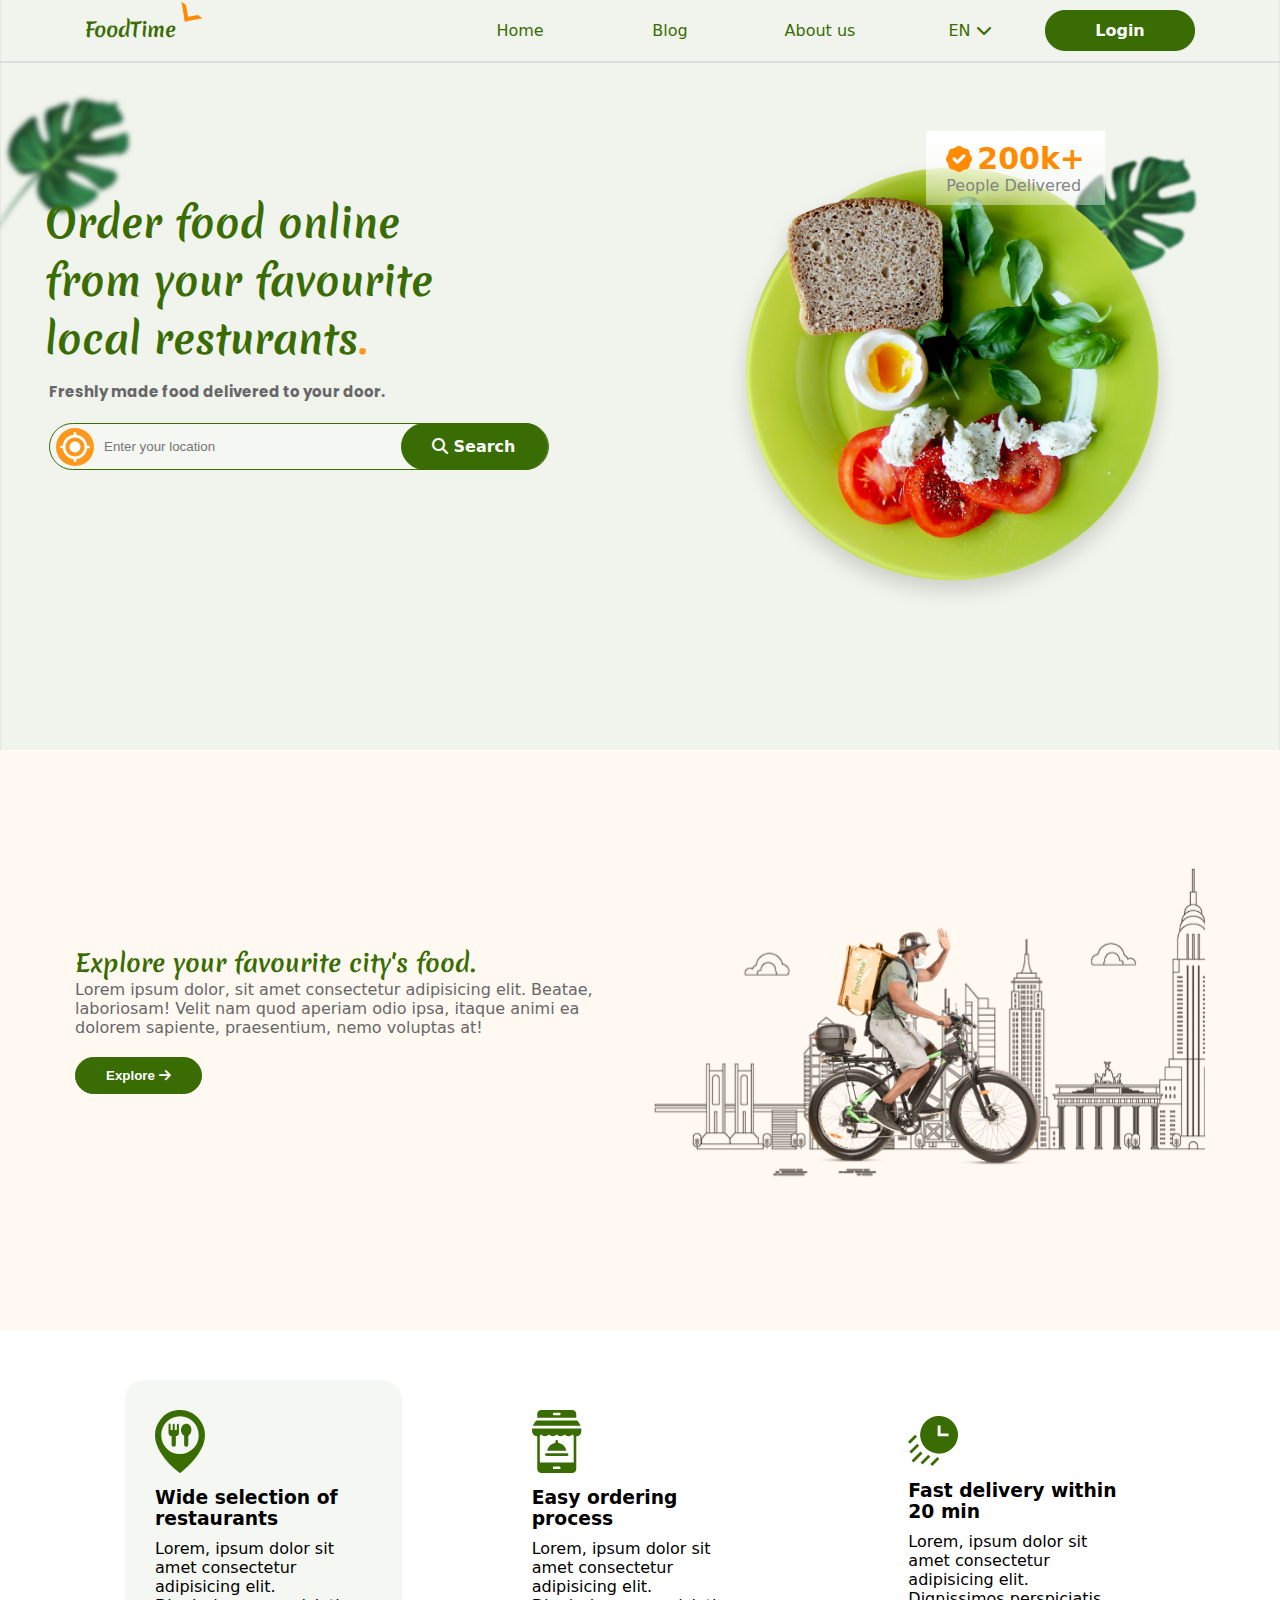
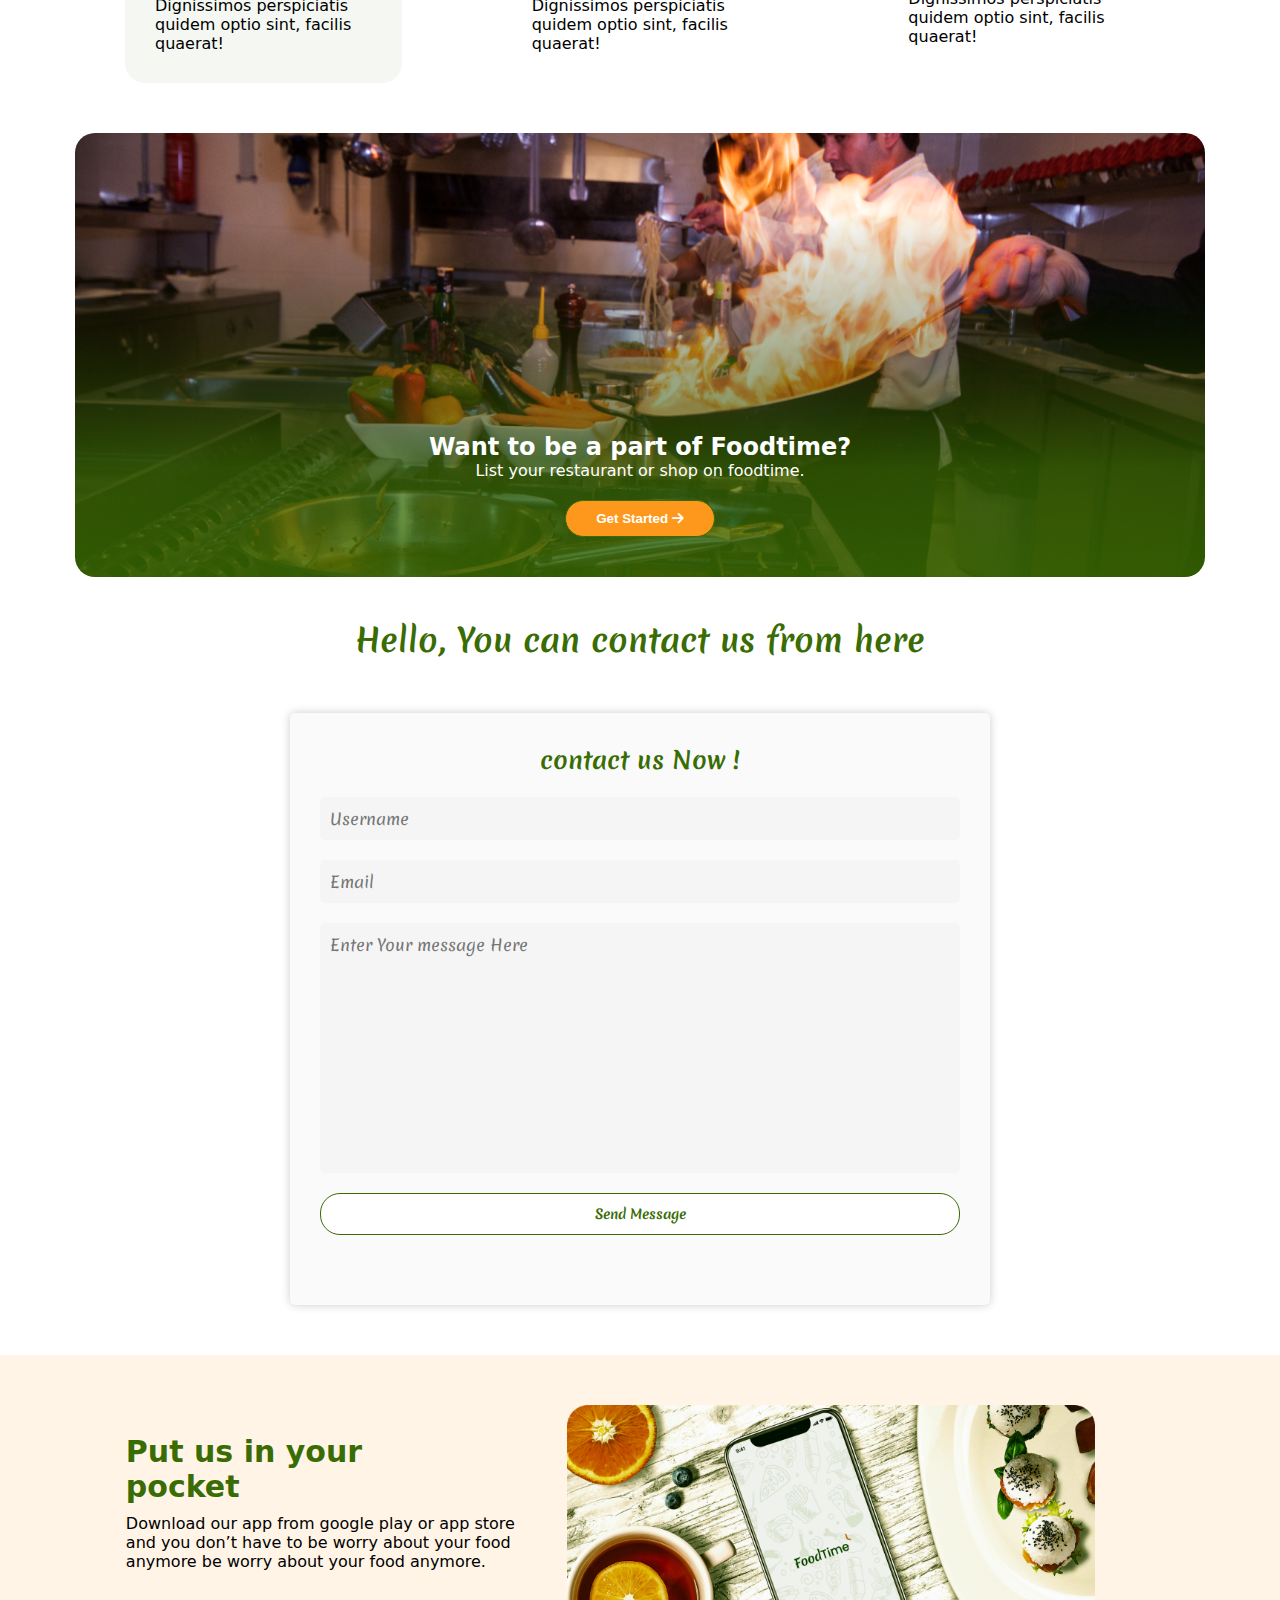
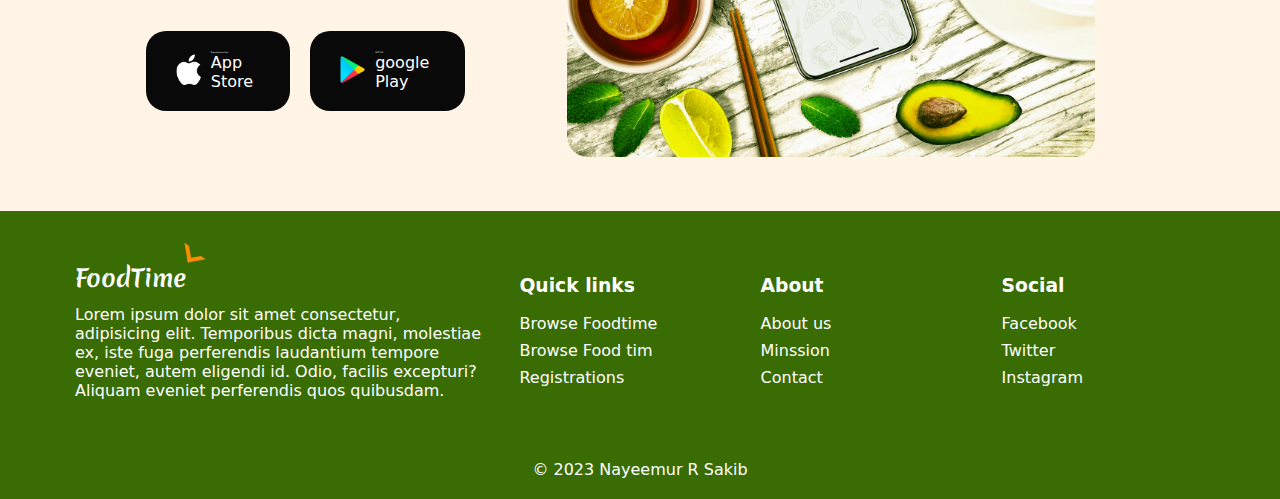
<file: index.html>
<!DOCTYPE html>
<html lang="en">

  <head>
    <meta charset="UTF-8">
    <meta http-equiv="X-UA-Compatible" content="IE=edge">
    <meta name="viewport" content="width=device-width, initial-scale=1.0">
    <title>Food Time</title>
    <!-- link font awsome -->
    <link rel="stylesheet" href="css/all.min.css">
    <link rel="preconnect" href="https://fonts.googleapis.com">
    <link rel="icon" type="image/x-icon" href="images/faveicon.png">
    <link rel="preconnect" href="https://fonts.gstatic.com" crossorigin>
    <link href="https://fonts.googleapis.com/css2?family=Merienda:wght@300&family=Poppins:wght@300&display=swap"
      rel="stylesheet">
    <!-- link custom style sheet -->
    <link rel="stylesheet" href="css/style.css">
  </head>

  <body>
    <div id="sec-1">
      <nav class="container">
        <div class="logo">
          FoodTime
        </div>
        <div class="links">
          <a href="#">Home</a>
          <a href="#">Blog</a>
          <a href="#">About us</a>
          <a href="#">EN <i class="fa-solid fa-chevron-down"></i></a>
          <a class="btn" href="./login.html">Login</a>
        </div>
        <div class="toggle-menu" id="btn-menu">
          <i class="fa-solid fa-bars"></i>
        </div>
      </nav>
      <p></p>
      <section class="container">
        <article class="left">
          <img src="./images/tree.png" alt="tree">
          <p>Order food online <br>
            from your favourite <br>
            local resturants<span>.</span></p>
          <p>Freshly made food delivered to your door.</p>
          <form class="input-location">
            <span><img src="./images/location.svg" alt=""></span>
            <input type="text" placeholder="Enter your location">
            <a class="btn">
              <i class="fa-solid fa-magnifying-glass"></i> Search
            </a>
          </form>
        </article>
        <article class="right">
          <img src="./images/image1.png" alt="food">
          <img src="./images/tree.png" alt="tree">
          <div class="describe">
            <p><img src="./images/right.png" alt="right"> 200k+</p>
            <p>People Delivered</p>
          </div>
        </article>
      </section>
    </div>

    <div id="sec-2">
      <div class="container">
        <div class="left">
          <h2>
            Explore your favourite city's food.
          </h2>
          <p>Lorem ipsum dolor, sit amet consectetur adipisicing elit. Beatae, laboriosam! Velit nam quod aperiam odio
            ipsa, itaque animi ea dolorem sapiente, praesentium, nemo voluptas at!</p>
          <button class="btn">
            Explore <i class="fa-solid fa-arrow-right"></i>
          </button>
        </div>
        <div class="right">
          <div class="back">
            <div class="front">
              <img src="./images/image3.png" alt="">
            </div>
          </div>
        </div>
      </div>
    </div>

    <div id="sec-3">
      <div class="container">
        <div class="cards">
          <div class="card">
            <div class="icon">
              <img src="./images/icon1.svg" alt="">
            </div>
            <h3>
              Wide selection of restaurants
            </h3>
            <p>Lorem, ipsum dolor sit amet consectetur adipisicing elit. Dignissimos perspiciatis quidem optio sint,
              facilis quaerat!</p>
          </div>
          <div class="card">
            <div class="icon">
              <img src="./images/icon2.svg" alt="">
            </div>
            <h3>
              Easy ordering process
            </h3>
            <p>Lorem, ipsum dolor sit amet consectetur adipisicing elit. Dignissimos perspiciatis quidem optio sint,
              facilis quaerat!</p>
          </div>
          <div class="card">
            <div class="icon">
              <img src="./images/icon3.svg" alt="">
            </div>
            <h3>
              Fast delivery within 20 min
            </h3>
            <p>Lorem, ipsum dolor sit amet consectetur adipisicing elit. Dignissimos perspiciatis quidem optio sint,
              facilis quaerat!</p>
          </div>
        </div>
      </div>
    </div>

    <div id="sec-4">
      <div class="container">
        <div class="back">
          <div class="content">
            <h2>Want to be a part of Foodtime?</h2>
            <p> List your restaurant or shop on foodtime.</p>
            <button class="btn">Get Started <i class="fa-solid fa-arrow-right"></i></button>
          </div>
        </div>
      </div>
    </div>

    <div id="sec-5">
      <div class="container">
        <h1>Hello, You can contact us from here</h1>
        <div class="login-form">
          <h2> contact us Now ! </h2>
          <form method="post">
            <div class="form-group">
              <input type="text" name="username" placeholder="Username">
            </div>
            <div class="form-group">
              <input type="email" name="email" placeholder="Email">
            </div>

            <textarea name="message" id="message" cols="30" rows="10" placeholder="Enter Your message Here"></textarea>
            <button type="submit" class="btn">Send Message</button>
          </form>
        </div>
      </div>
    </div>

    <div id="sec-6">
      <div class="container">
        <section>
          <p>Put us in your pocket</p>
          <p>Download our app from google play or app store and you don’t have to be worry about your food anymore be
            worry about your food anymore.</p>
          <div class="cards">
            <article class="card">
              <div class="logo">
                <img src="./images/Apple.png" alt="apple_img">
              </div>
              <div class="describe">
                <p>Download on the</p>
                <p>App Store</p>
              </div>
            </article>
            <article class="card">
              <div class="logo">
                <img src="./images/googlePlay.png" alt="apple_img">
              </div>
              <div class="describe">
                <p>GET ON</p>
                <p>google Play</p>
              </div>
            </article>
          </div>
        </section>
        <section>
          <img src="./images/lastSec.png" alt="">
        </section>
      </div>
    </div>

    <footer>
      <div class="container">
        <div class="above">
          <div class="first">
            <h2>FoodTime</h2>
            <p>Lorem ipsum dolor sit amet consectetur, adipisicing elit. Temporibus dicta magni, molestiae ex, iste
              fuga
              perferendis laudantium tempore eveniet, autem eligendi id. Odio, facilis excepturi? Aliquam eveniet
              perferendis quos quibusdam.</p>
          </div>
          <div class="remain">
            <h3>Quick links</h3>
            <p><a href="#">Browse Foodtime</a></p>
            <p><a href="#">Browse Food tim</a></p>
            <p><a href="#">Registrations</a></p>
          </div>
          <div class="remain">
            <h3>About</h3>
            <p><a href="#">About us</a></p>
            <p><a href="#">Minssion</a></p>
            <p><a href="#">Contact</a></p>
          </div>
          <div class="remain">
            <h3>Social</h3>
            <p><a href="#">Facebook</a></p>
            <p><a href="#">Twitter</a></p>
            <p><a href="#">Instagram</a></p>
          </div>
        </div>
        <p> &copy; 2023 Nayeemur R Sakib</p>
      </div>
    </footer>
    <script src="./script.js"></script>
  </body>

</html>
</file>
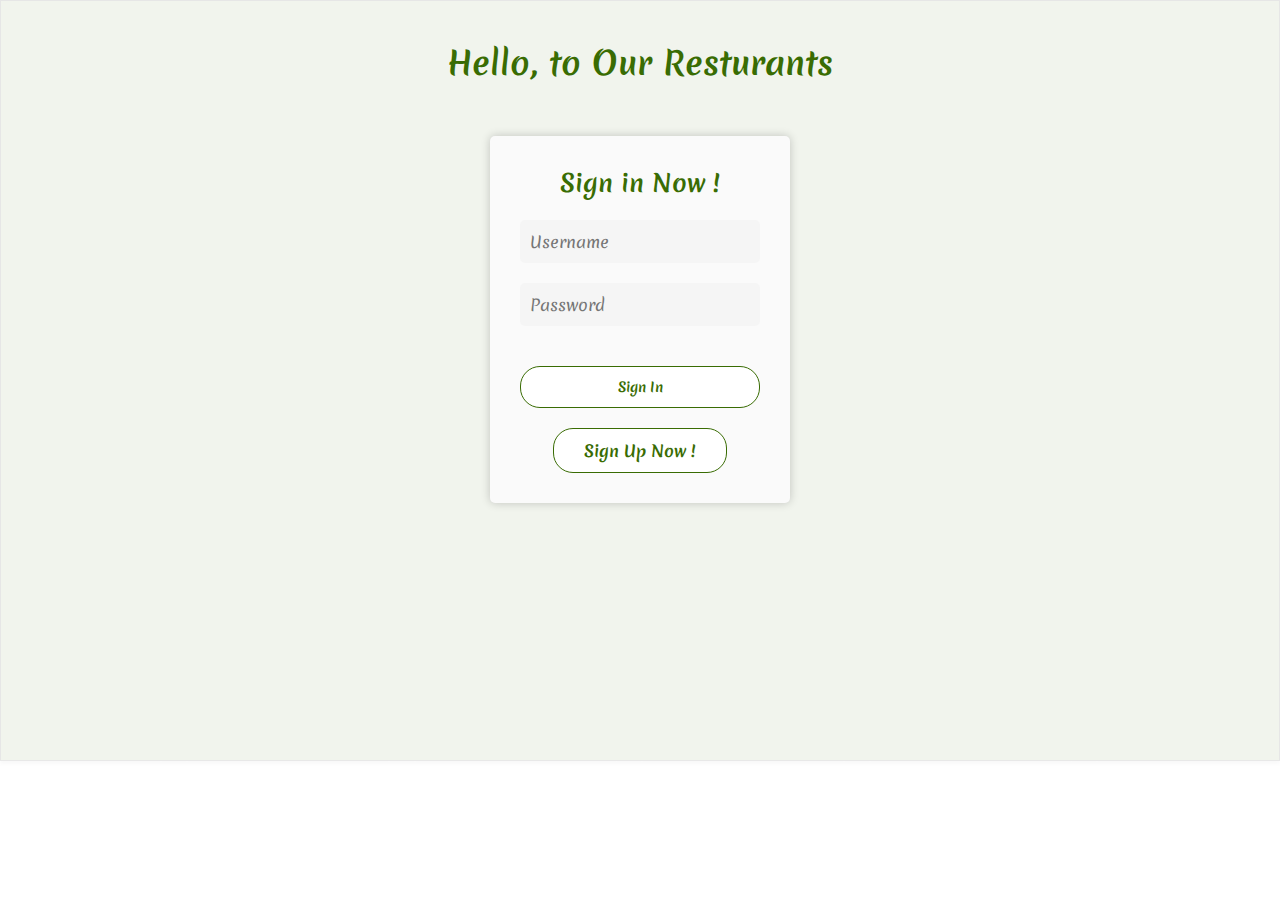
<file: login.html>
<!DOCTYPE html>
<html lang="en">

  <head>
    <meta charset="UTF-8">
    <meta http-equiv="X-UA-Compatible" content="IE=edge">
    <meta name="viewport" content="width=device-width, initial-scale=1.0">
    <title>Login Now</title>
    <link rel="stylesheet" href="./css/all.min.css">
    <link rel="preconnect" href="https://fonts.googleapis.com">
    <link rel="preconnect" href="https://fonts.gstatic.com" crossorigin>
    <link href="https://fonts.googleapis.com/css2?family=Merienda:wght@300&family=Poppins:wght@300&display=swap"
      rel="stylesheet">
    <!-- link custom style sheet -->
    <link rel="stylesheet" href="./css/sign.css">
  </head>

  <body>
    <h1>Hello, to Our Resturants</h1>
    <div class="login-form">
      <h2>Sign in Now !</h2>
      <form method="post">
        <div class="form-group">
          <input type="text" name="username" placeholder="Username">
        </div>
        <div class="form-group">
          <input type="password" name="pass" placeholder="Password">
        </div>
        <button type="submit" class="btn">Sign In</button>
      </form>
      <div class="sign-up">
        <a class="btn" href="./signUp.html">Sign Up Now !</a>
      </div>
    </div>
  </body>

</html>
</file>
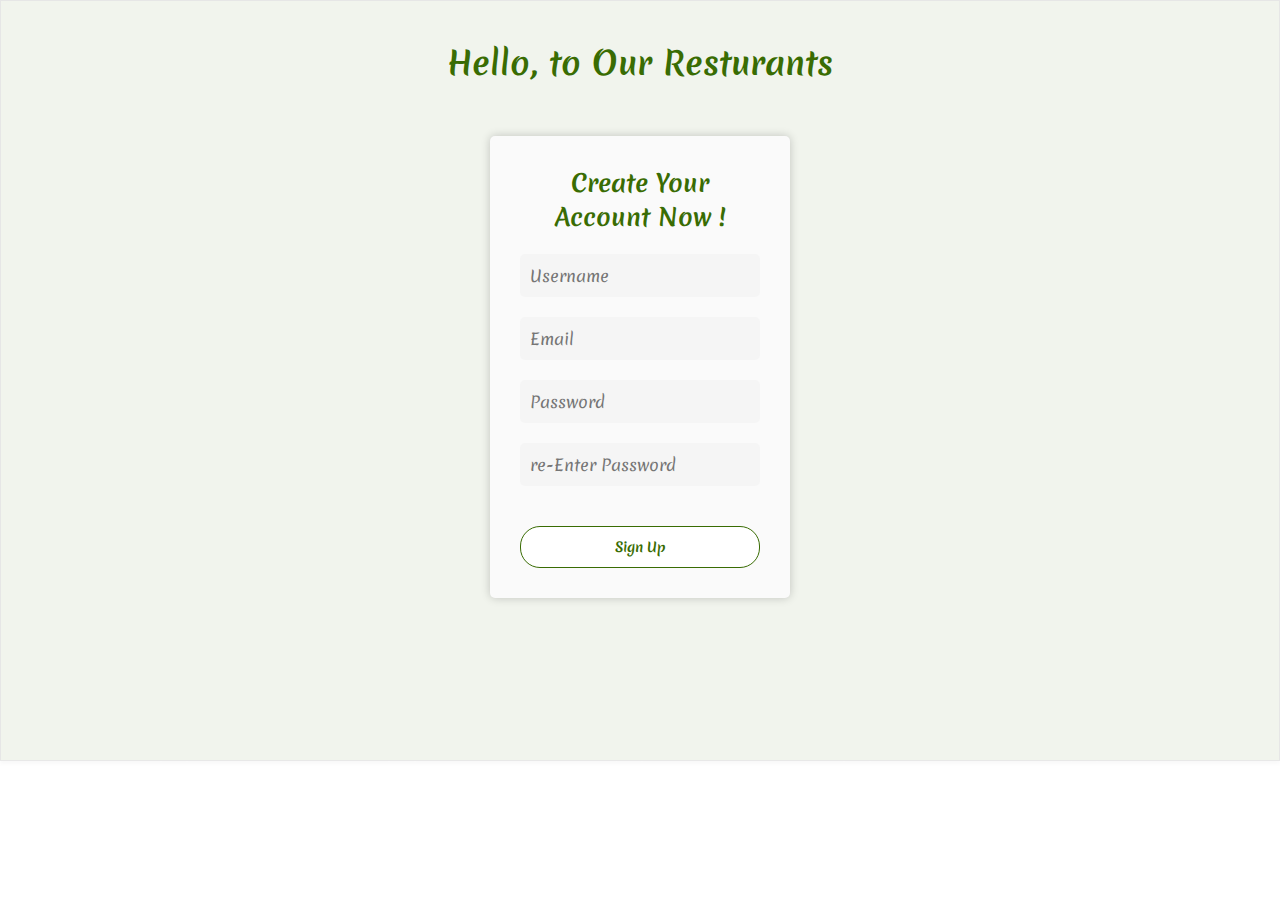
<file: signUp.html>
<!DOCTYPE html>
<html lang="en">
<head>
  <meta charset="UTF-8">
  <meta http-equiv="X-UA-Compatible" content="IE=edge">
  <meta name="viewport" content="width=device-width, initial-scale=1.0">
  <title>Sign Up</title>
      <link rel="stylesheet" href="./css/all.min.css">
      <link rel="preconnect" href="https://fonts.googleapis.com">
      <link rel="preconnect" href="https://fonts.gstatic.com" crossorigin>
      <link href="https://fonts.googleapis.com/css2?family=Merienda:wght@300&family=Poppins:wght@300&display=swap"
        rel="stylesheet">
      <!-- link custom style sheet -->
      <link rel="stylesheet" href="./css/sign.css">
</head>
<body>
    <h1>Hello, to Our Resturants</h1>
    <div class="login-form">
      <h2>Create Your Account Now ! </h2>
      <form method="post">
        <div class="form-group">
          <input type="text" name = "username" placeholder="Username">
        </div>
        <div class="form-group">
          <input type="email" name = "email" placeholder="Email">
        </div>

        <div class="form-group">
          <input type="password" name="pass" placeholder="Password">
        </div>

        <div class="form-group">
          <input type="password" name="rePass" placeholder="re-Enter Password">
        </div>
        <button type="submit" class="btn">Sign Up</button>
      </form>
</body>
</html>
</file>
<file: css/style.css>
:root {
  --main-color: #396c03
}

* {
  padding: 0;
  margin: 0;
  box-sizing: border-box;
  outline-style: none;
  text-decoration: none;
}

html {
  font-size: 16px;
  font-family: Segoe, "Segoe UI", "DejaVu Sans", "Trebuchet MS", Verdana, "sans-serif";
}

.btn {
  margin-top: 20px;
  margin-bottom: 40px;
  padding: 10px 30px;
  border-radius: 20px;
  outline: none;
  border: 1px solid var(--main-color);
  cursor: pointer;
  font-weight: bold;
  color: white;
  background-color: var(--main-color);
  transition: 0.2s;
}

.btn:hover {
  background-color: transparent;
  color: var(--main-color);
}

.container {
  margin-left: 15px;
  margin-right: 15px;
}

/* Small devices (landscape phones, 576px and up) */
@media (min-width: 576px) {
  .container {
    width: 540px;
    margin-left: auto;
    margin-right: auto;
  }
}

/* Medium devices (tablets, 768px and up) */
@media (min-width: 768px) {
  .container {
    width: 720px;
  }
}

/* Large devices (desktops, 992px and up) */
@media (min-width: 992px) {
  .container {
    width: 930px;
  }
}

/* Extra large devices (large desktops, 1200px and up) */
@media (min-width: 1200px) {
  .container {
    width: 1130px;
  }
}

@media (min-width: 1400px) {
  .container {
    width: 1300px;
  }
}

/* start section 1 */
#sec-1 {
  background-image: url("../images/HomeBack.png");
  background-position: center center;
  background-repeat: no-repeat;
  background-size: cover;
}

#sec-1 nav {
  display: flex;
  justify-content: space-between;
  align-items: flex-start;
  padding: 10px;
}

#sec-1 nav+p {
  border: 1px solid #ddd;
}

#sec-1 nav .logo {
  font-weight: bold;
  color: var(--main-color);
  font-size: 20px;
  font-family: 'Merienda', cursive;
  line-height: 2;
  position: relative;
}

#sec-1 nav .logo::after {
  content: " ";
  position: absolute;
  border: 4px solid #ff8b00;
  border-top-color: transparent;
  border-right-color: transparent;
  width: 10px;
  height: 12px;
  top: -10px;
  right: -25px;
  transform: rotate(-10deg);
}

#sec-1 nav .links>* {
  display: block;
  padding-top: 20px;
  padding-bottom: 20px;
  text-align: center;
  transition: 0.2s;
}

#sec-1 nav .links {
  flex-direction: column;
  justify-content: flex-start;
  align-items: center;
  padding-top: 35px;
  padding-right: 48px;
  display: none;
}

#sec-1 nav .links a {
  color: var(--main-color);
}

#sec-1 nav .links a:hover {
  color: var(--main-color);
  font-weight: bold;
}

#sec-1 nav .links a.btn {
  color: #fff;
  padding: 10px 28px !important;
}

#sec-1 nav .links a.btn:hover {
  color: var(--main-color);
  background-color: #fff;
}

#sec-1 nav .toggle-menu:hover {
  opacity: 0.8;
}

#sec-1 nav .toggle-menu i {
  border: 2px solid var(--main-color);
  padding: 5px;
  border-radius: 5px;
  font-size: 20px;
  background-color: var(--main-color);
  color: #fff;
  cursor: pointer;
}

/* ----------------------------------------------- */
#sec-1 section {
  display: flex;
  justify-content: space-between;
  flex-direction: column;
  padding-bottom: 430px;
}

#sec-1 section .left {
  flex-basis: 48%;
  position: relative;
}

#sec-1 section .left>img {
  position: absolute;
  width: 200px;
  top: -1%;
  left: -20%;
  filter: blur(2px);
  z-index: -1;
}

#sec-1 section .left>p:first-of-type {
  font-family: 'Merienda', cursive;
  font-size: 40px;
  font-weight: bold;
  padding-top: 125px;
  color: var(--main-color);
  text-align: center;
}

#sec-1 section .left>p:first-of-type span {
  color: #fd981d;
}

#sec-1 section .left>p:nth-of-type(2) {
  font-family: "Poppins", sans-serif;
  font-weight: bold;
  font-size: 15px;
  color: #676767;
  padding-top: 12px;
  text-align: center;
}

#sec-1 section .left .input-location {
  display: flex;
  justify-content: space-between;
  flex-wrap: nowrap;
  width: 334px;
  height: 47px;
  margin-top: 20px;
  margin-left: auto;
  margin-right: auto;
  background-color: rgb(245, 247, 242);
  border: 1px solid #396C03;
  border-radius: 58px;
  padding: 6px 0 6px 6px;
}

#sec-1 section .left .input-location span {
  padding: 4px 4px 0;
  background-color: #fd981d;
  align-self: center;
  border-radius: 50%;
}

#sec-1 section .left .input-location input {
  width: 100%;
  border: none;
  outline: none;
  height: 50px;
  align-self: center;
  padding-left: 10px;
  background-color: transparent;
}

#sec-1 section .left .input-location .btn {
  width: 200px;
  align-self: center;
  margin-top: 40px;
  height: 47px;
  font-size: 13px;
  line-height: 1.6;
  border-radius: 180px;
}

#sec-1 section .right {
  flex-basis: 48%;
  position: relative;
  padding-top: 50px;
}

#sec-1 section .right>img:first-child {
  position: absolute;
  right: 17px;
  top: 100px;
  width: 356px;
  z-index: 0;
}

#sec-1 section .right>img:nth-child(2) {
  position: absolute;
  width: 184px;
  right: -7px;
  z-index: -1;
}

#sec-1 section .right .describe {
  position: absolute;
  right: 97px;
  top: 54px;
  padding: 10px 20px;
  background: linear-gradient(180deg, #FFFFFF 0%, rgba(255, 255, 255, 0.4) 100%);
}

#sec-1 section .right .describe p:first-of-type {
  font-size: 30px;
  color: #FF8B00;
  display: flex;
  justify-content: center;
  align-items: center;
  font-weight: bold;
}

#sec-1 section .right .describe p:first-of-type img {
  width: 26px;
  display: flex;
  justify-content: center;
  align-items: center;
  margin-right: 5px;
}

#sec-1 section .right .describe p:last-of-type {
  color: #838383;
}



/* responsive  */
@media (min-width: 992px) {
  #sec-1 section {
    padding-bottom: 500px;
  }

  #sec-1 nav .toggle-menu {
    display: none;
  }

  #sec-1 nav .links {
    display: flex !important;
    flex-direction: row;
    padding-top: 0px;
    padding-right: 0px;
  }

  #sec-1 nav .links>* {
    display: inline-block;
    padding: 0px;
    margin: 0px;
  }

  #sec-1 nav .links>a {
    width: 150px;
  }

  #sec-1 nav .links>.btn {
    padding: 10px 30px;
  }

  #sec-1 section {
    flex-direction: row;
    padding-bottom: 200px;
  }

  #sec-1 section .left>img {
    width: 200px;
    top: -2%;
    left: -24%;
  }

  #sec-1 section .right>img:first-child {
    width: 400px;
  }

  #sec-1 section .right>img:nth-child(2) {
    width: 200px;
  }

  #sec-1 section .left>p:first-of-type {
    padding-top: 131px;
    margin-left: -30px;
    text-align: left;
  }

  #sec-1 section .left .input-location {
    width: 500px;
    margin-left: -26px;
    margin-right: 0;
  }

  #sec-1 section .left .input-location .btn {
    font-size: 16px;
  }

  #sec-1 section .left>p:nth-of-type(2) {
    text-align: left;
    margin-left: -26px;
  }

  @media (min-width: 1200px) {
    #sec-1 {
      padding-bottom: 80px;
    }

    #sec-1 section .right .describe {
      right: 100px;
      top: 68px;
    }

    #sec-1 section .right>img:first-child {
      right: 3px;
      top: 72px;
      width: 92%;
    }

    #sec-1 section .right>img:nth-child(2) {
      width: 200px;
      right: -7px;
    }
  }
}

/* end section 1 */
/* start section 2 */
#sec-2 {
  background-image: url('../images/backsec2.png');
  padding: 40px;
  margin-top: -6px;
}


#sec-2 .left h2 {
  font-family: 'Merienda', cursive;
  color: var(--main-color);
}

#sec-2 .left p {
  color: #676767;
}

#sec-2 .container {
  display: flex;
  justify-content: space-between;
  align-items: center;
  flex-direction: column;
}

#sec-2 .right,
#sec-2 .left {
  width: 100%;
}

#sec-2 .left .btn {
  margin-right: auto;
  margin-left: auto;
}

#sec-2 .right .back {
  width: 100%;
  height: 200px;
  margin: 0 auto;
  background-image: url(../images/backOfImage3.png);
  background-repeat: no-repeat;
  background-size: cover;
  position: relative;
  z-index: -1;
  display: flex;
  justify-content: center;
  align-items: center;
}



#sec-2 .right .back .front img {
  width: 100%;
}

@media (min-width: 992px) {
  #sec-2 {
    margin-top: 0px;
  }

  #sec-2 .container {
    flex-direction: row;
  }

}

/* end section 2 */
/* start section 3 */
#sec-3 .cards {
  display: flex;
}

#sec-3 .cards {
  padding: 50px;
}

#sec-3 .cards .card .icon img {
  width: 50px;
}

#sec-3 .cards {
  display: flex;
  justify-content: space-between;
  align-items: center;
  flex-direction: column;
}

#sec-3 .cards .card {
  flex-basis: 32%;
  padding: 20px 10px 10px;
  text-align: center;
  cursor: pointer;
}

#sec-3 .cards .card:hover {
  background-color: #f5f8f2;
}

#sec-3 .cards .card h3,
#sec-3 .cards .card p {
  padding-top: 10px;
}

#sec-3 .cards .card:first-child {
  background-color: #f5f8f2;
}

#sec-3 .cards .card:first-child:hover {
  background-color: transparent;
}

@media (min-width: 992px) {
  #sec-3 .cards {
    flex-direction: row;
  }

  #sec-3 .cards .card {
    text-align: left;
    padding: 30px;
    border-radius: 20px;
  }

  #sec-3 .cards .card:not(:last-child) {
    margin-right: 100px;
  }

  #sec-2 .right .back {
    height: 500px;
  }
}

/* end section 3 */
/* start section 4 */
#sec-4 {

  width: 90%;
  color: #fff;
  margin: 0 auto;
}

#sec-5 * {
  font-family: 'Merienda', cursive;
}

#sec-4 .container .back {
  background-image: url('../images/sec4Back.png');
  background-size: cover;
  background-position: center center;
  background-repeat: no-repeat;
  text-align: center;
  padding-top: 300px;
  border-radius: 20px;
}

#sec-4 .container .btn {
  background-color: #fd981d;
}

/* end section 4 */
/* start section 5 */
#sec-5 .container .btn {
  margin-top: 20px;
  padding: 10px 30px;
  border-radius: 20px;
  outline: none;
  border: 1px solid var(--main-color);
  cursor: pointer;
  font-weight: bold;
  background-color: white;
  color: var(--main-color);
}

#sec-5 .container .btn:hover {
  background-color: var(--main-color);
  color: white;
}

#sec-5 .container body {
  background-image: url('../images/HomeBack.png');
  background-repeat: no-repeat;
  background-size: cover;
  height: auto;
}

#sec-5 .container h1 {
  font-family: 'Merienda', cursive;
  color: var(--main-color);
  text-align: center;
  padding-top: 40px;
}

#sec-5 .container .login-form {
  width: 300px;
  margin: 50px auto;
  padding: 30px;
  background: #fafafa;
  border-radius: 5px;
  box-shadow: 0px 0px 10px 0px rgba(0, 0, 0, 0.2);
}

#sec-5 .container .login-form .sign-up {
  display: flex;
  justify-content: center;
}

#sec-5 .container .login-form h2 {
  text-align: center;
  font-size: 24px;
  margin-bottom: 20px;
  color: var(--main-color);
  font-family: 'Merienda', cursive;
}

#sec-5 .container .login-form form {
  display: flex;
  flex-direction: column;
}

#sec-5 .container .login-form form+button {
  margin-left: au to;
  margin-right: auto;
}

#sec-5 .container .login-form .form-group {
  margin-bottom: 20px;
}

#sec-5 .container .login-form input[type="text"],
#sec-5 .container .login-form input[type="password"],
#sec-5 .container .login-form input[type="email"],
#sec-5 .container textarea {
  resize: none;
  width: 100%;
  padding: 10px;
  font-size: 16px;
  border: none;
  border-radius: 5px;
  background: #f5f5f5;
}

@media (min-width: 768px) {
  #sec-5 .container .login-form {
    width: 500px;
  }
}

@media (min-width: 992px) {
  #sec-5 .container .login-form {
    width: 700px;
  }
}

/* end section 5 */
/* start section 6 */
#sec-6 {
  background-image: url('../images/backsec6.png');
  background-size: cover;
}

#sec-6 .container {
  display: flex;
  flex-direction: column;
}

#sec-6 .container>section {
  width: 80%;
  margin: 20px auto;
}

#sec-6 .container>section:last-child img {
  width: 100%;
  padding-top: 30px;
  padding-bottom: 30px;
}

#sec-6 .container>section:first-child>p:first-child {
  color: var(--main-color);
  font-weight: bold;
  font-size: 24px;
  padding-bottom: 10px;
}


#sec-6 .container .cards {
  display: flex;
  padding-top: 20px;
  flex-direction: column;
  width: fit-content;
  margin: 20px auto;
}

#sec-6 .container .cards .card {
  display: flex;
  justify-content: center;
  align-items: center;
  padding: 20px 30px;
  margin-left: 20px;
  margin-top: 20px;
  background-color: #090909;
  color: #fff;
  border-radius: 20px;
  cursor: pointer;
}

#sec-6 .container .cards .card:hover {
  background-color: #333;
  color: #ddd;
}

#sec-6 .container .cards .card img {
  width: 35px;
  padding-right: 10px;
}

#sec-6 .container .cards .card .describe p:first-of-type {
  font-size: 2px;
}

@media (min-width: 992px) {
  #sec-6 .container {
    display: flex;
    justify-content: space-between;
    align-items: center;
    gap: 110px;
    flex-direction: row;
  }

  #sec-6 .container>section:first-child>p:nth-child(2) {
    width: 400px;
  }

  #sec-6 .container>section:first-child {
    width: 30%;
  }

  #sec-6 .container>section:first-child>p:first-child {
    font-size: 30px;
  }

  #sec-6 .container>section:last-child {
    width: 52%;
  }

  #sec-6 .container>section {
    width: 80%;
    margin: 20px auto;
  }

  #sec-6 .container>section:last-child img {
    width: 90%;
  }

  #sec-6 .container .cards {
    display: flex;
    padding-top: 20px;
    flex-direction: row;
  }
}

@media (min-width: 1200px) {
  #sec-6 .container {
    gap: 0;
  }
}

/* end section 6 */
/* start footer */
footer {
  background-color: #396C03;
  color: #fff;
}

footer .above {
  display: flex;
  justify-content: space-between;
  align-items: center;
  padding-top: 40px;
  padding-bottom: 40px;
  flex-direction: column;
  text-align: center;
}

footer .above .first {
  flex-basis: 36%;
}

footer .above .first h2 {
  font-family: 'Merienda', cursive;
  position: relative;
}

footer .above .first h2::after {
  content: " ";
  position: absolute;
  border: 4px solid #ff8b00;
  border-top-color: transparent;
  border-right-color: transparent;
  width: 10px;
  height: 12px;
  top: 4px;
  transform: rotate(-10deg);
}


footer .above .remain {
  flex-basis: 18%;
}

footer .above .remain p {
  padding-top: 8px;
}

footer .above .remain p a {
  color: #fff;
}

footer .above .first h2,
footer .above .remain h3 {
  padding-bottom: 5px;
  padding-top: 20px;
}

footer .above+p {
  text-align: center;
  padding-top: 20px;
  padding-bottom: 20px;
}

@media (min-width:992px) {
  footer .above {
    flex-direction: row;
    text-align: left;
  }

  footer .above .first h2,
  footer .above .remain h3 {
    padding-bottom: 10px;
    padding-top: 10px;
  }

  footer .above .first h2::after {
    top: -10px;
  }
}

/* end footer */
</file>
<file: css/sign.css>
:root {
  --main-color: #396c03
}

* {
  padding: 0;
  margin: 0;
  box-sizing: border-box;
  outline-style: none;
  text-decoration: none;
    font-family: 'Merienda', cursive;
}

.btn {
  margin-top: 20px;
  padding: 10px 30px;
  border-radius: 20px;
  outline: none;
  border: 1px solid var(--main-color);
  cursor: pointer;
  font-weight: bold;
  background-color: white;
  color: var(--main-color);
}

.btn:hover {
  background-color: var(--main-color);
  color: white;
}

body {
  background-image: url('../images/HomeBack.png');
  background-repeat: no-repeat;
  background-size: cover;
  height: auto;
}

h1 {
  font-family: 'Merienda', cursive;
  color: var(--main-color);
  text-align: center;
  padding-top: 40px;
}

.login-form {
  width: 300px;
  margin: 50px auto;
  padding: 30px;
  background: #fafafa;
  border-radius: 5px;
  box-shadow: 0px 0px 10px 0px rgba(0, 0, 0, 0.2);
}
.login-form .sign-up {
  display: flex;
  justify-content: center;
}

.login-form h2 {
  text-align: center;
  font-size: 24px;
  margin-bottom: 20px;
  color: var(--main-color);
  font-family: 'Merienda', cursive;
}

.login-form form {
  display: flex;
  flex-direction: column;
}

.login-form form + button {
  margin-left: auto;
  margin-right: auto;
}
.login-form .form-group {
  margin-bottom: 20px;
}

.login-form input[type="text"],
.login-form input[type="password"],
.login-form input[type="email"] {
  width: 100%;
  padding: 10px;
  font-size: 16px;
  border: none;
  border-radius: 5px;
  background: #f5f5f5;
}
</file>
